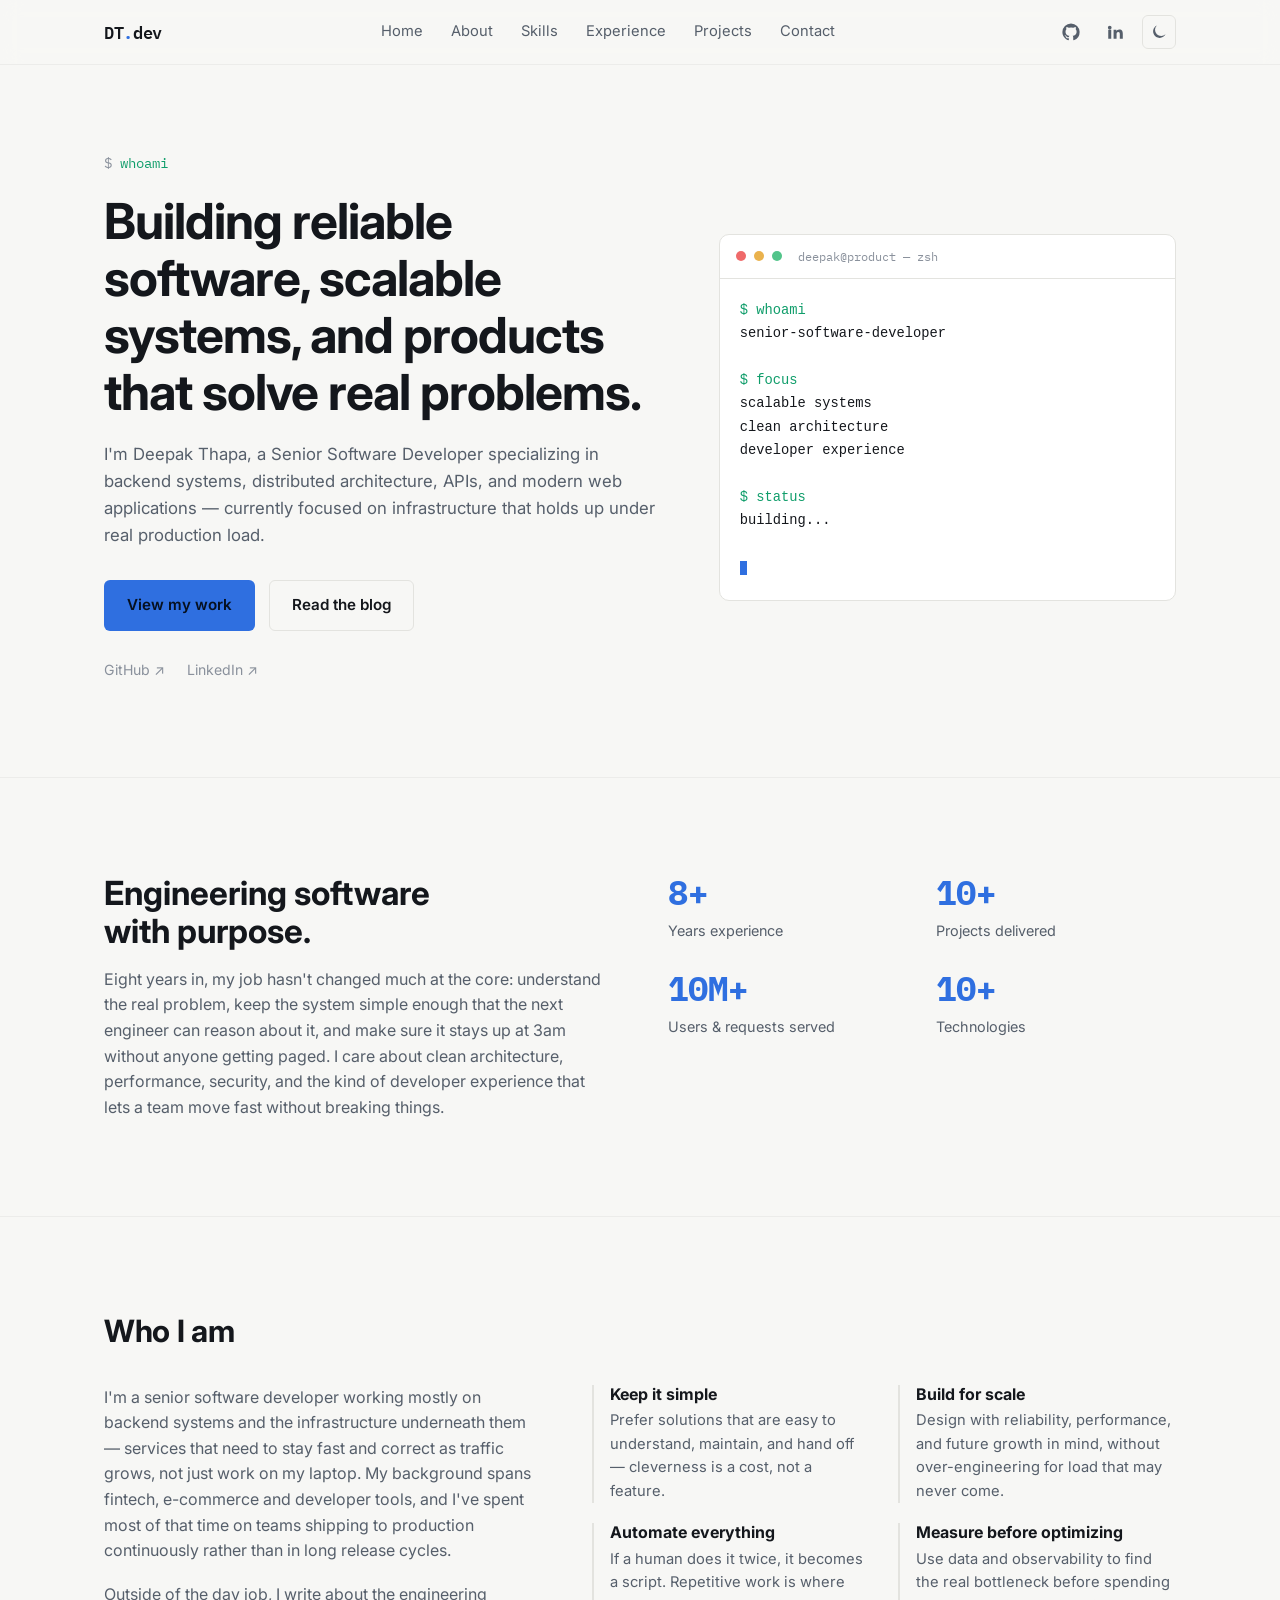
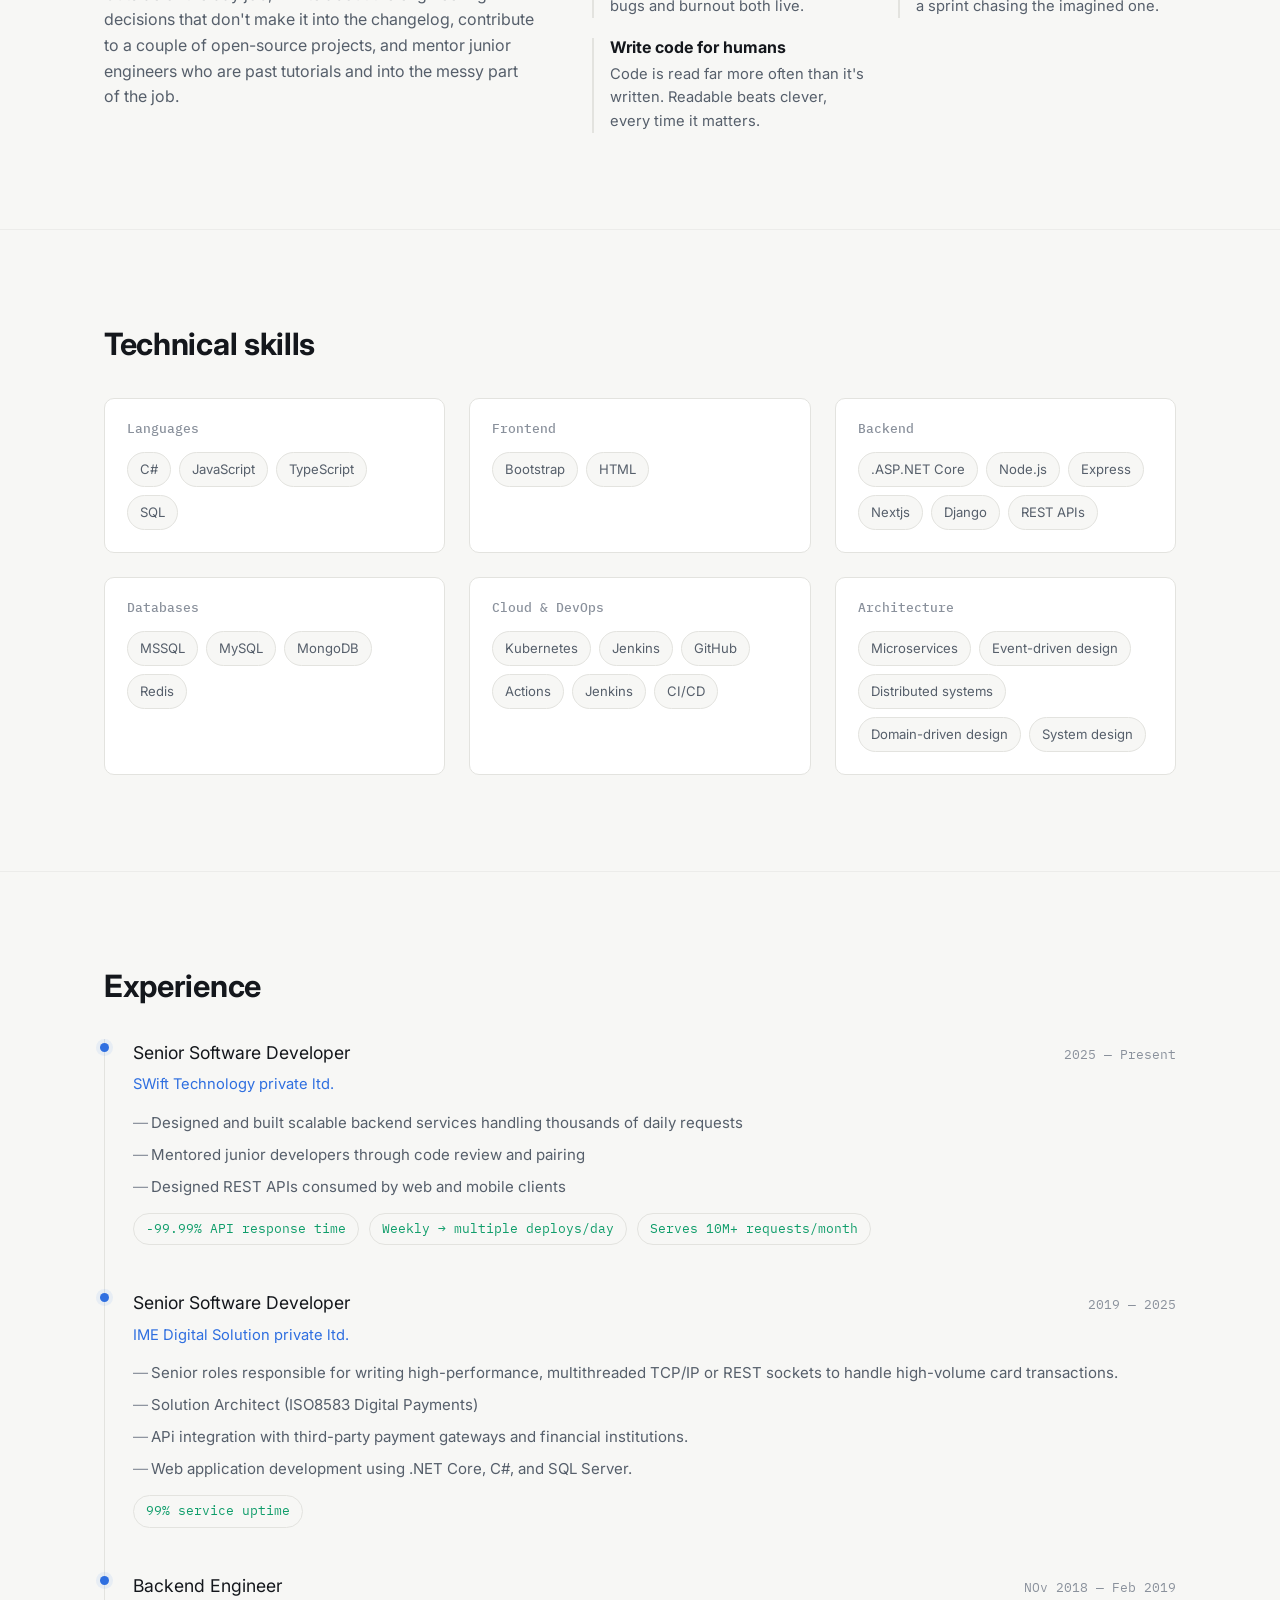
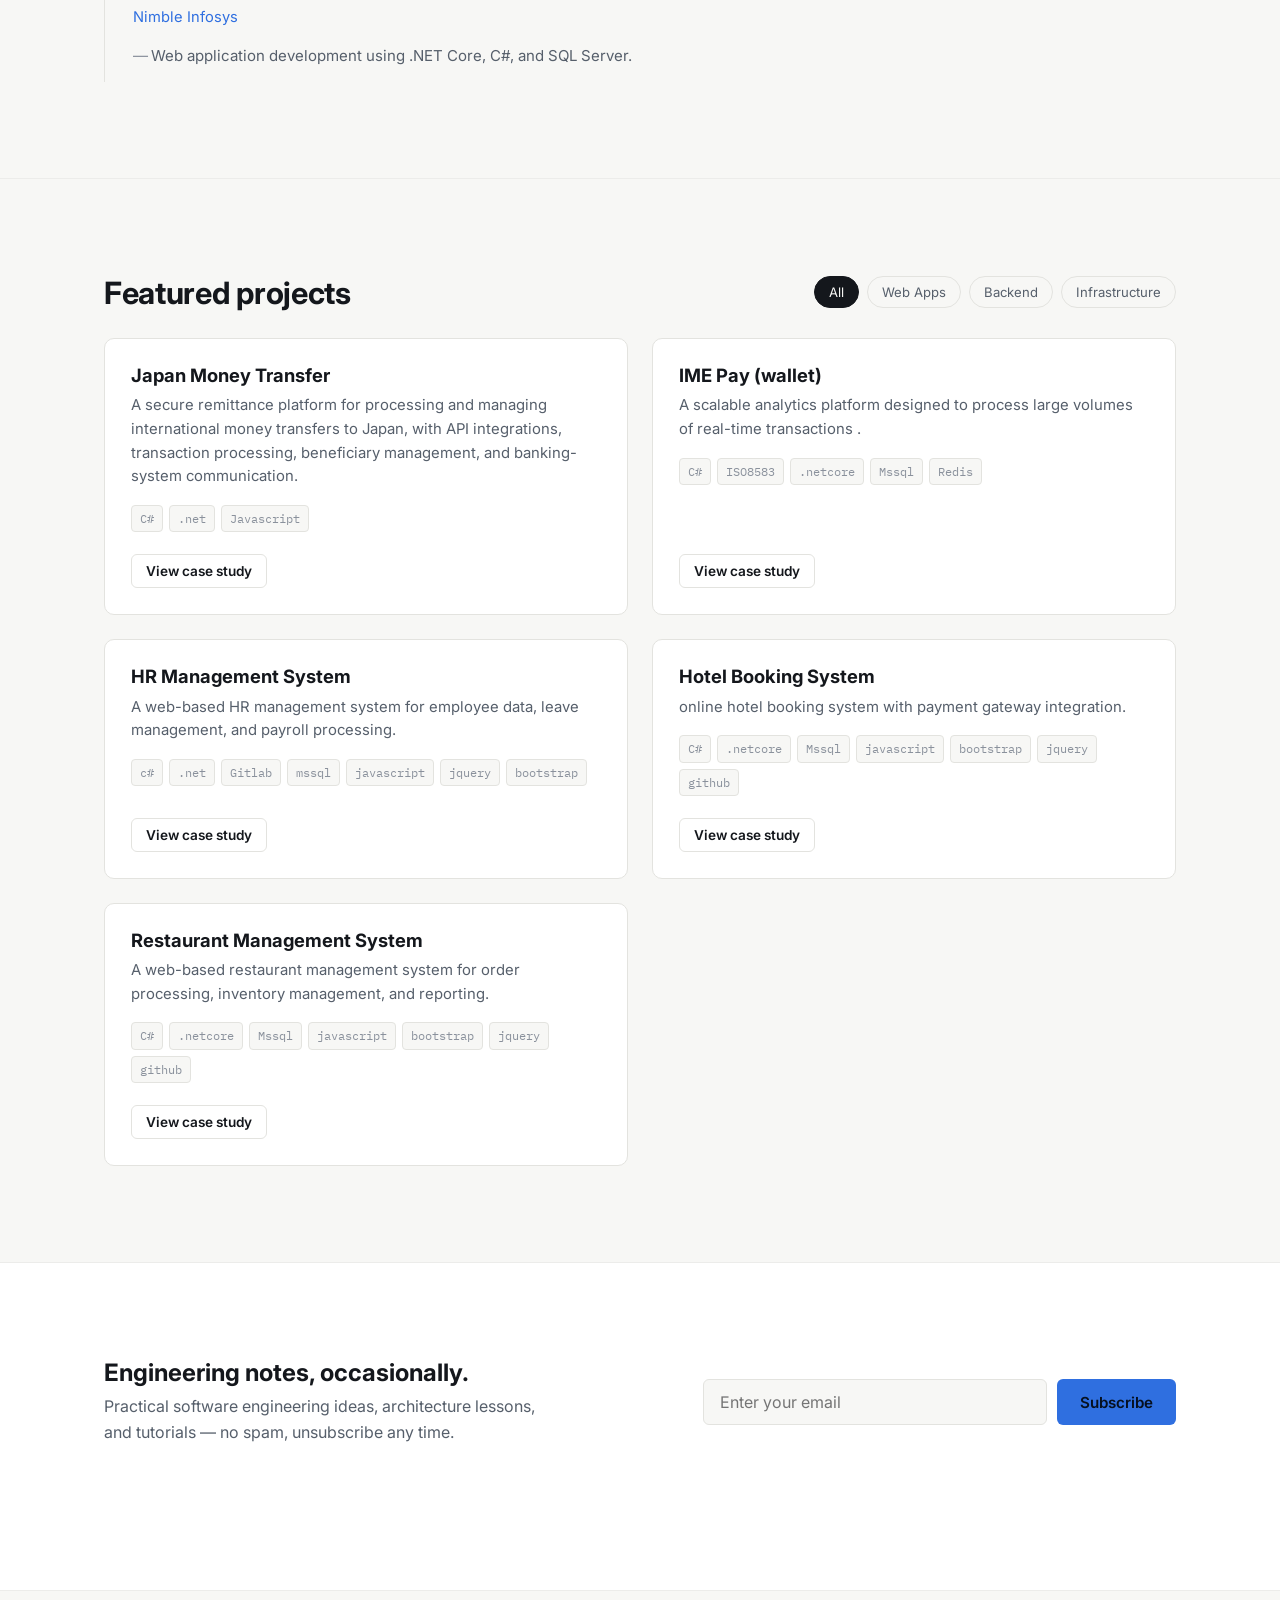
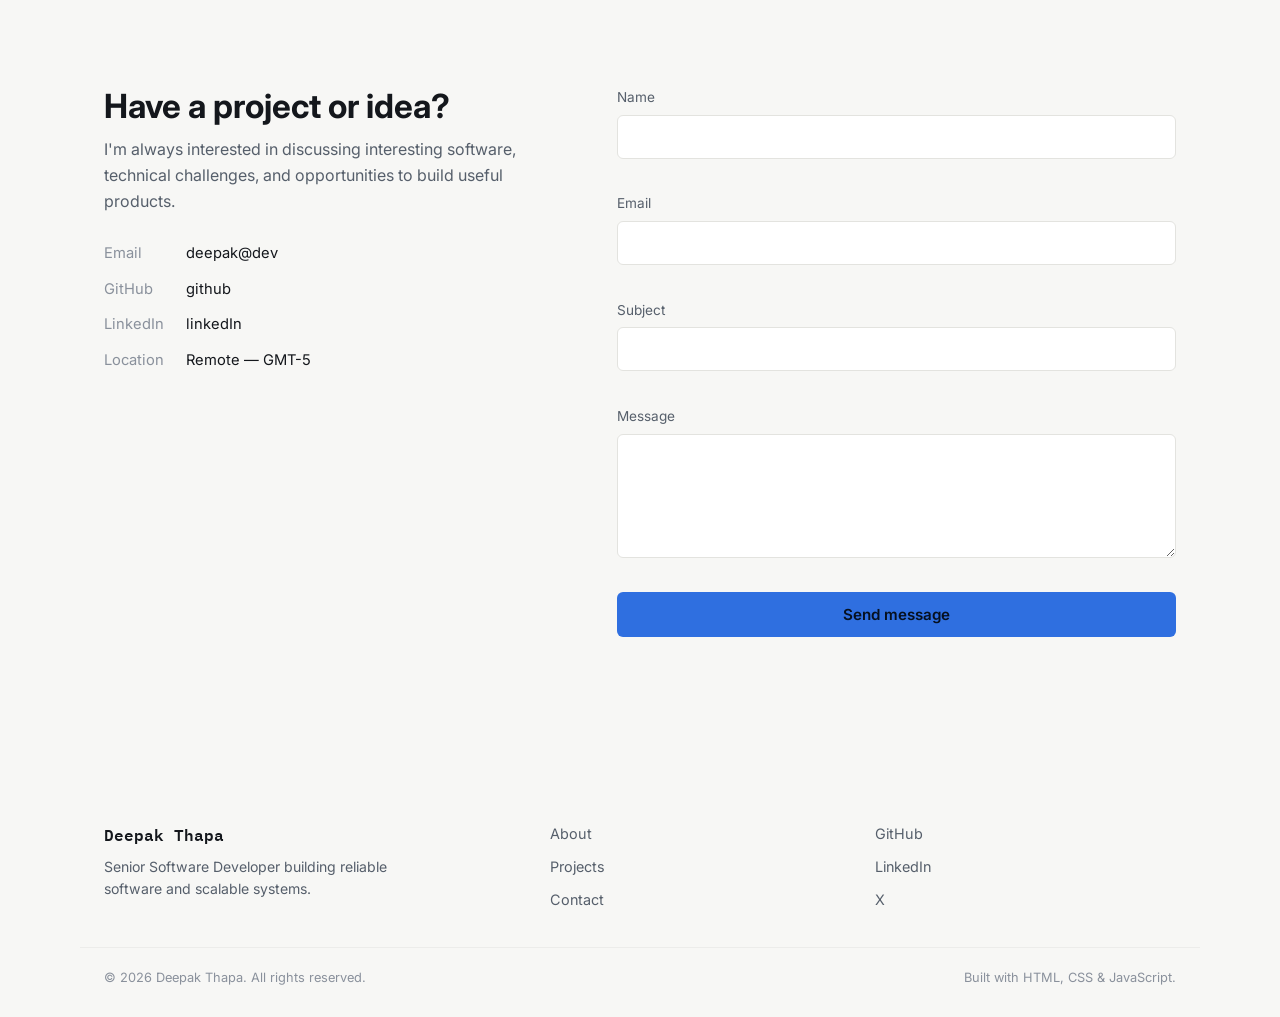
<file: index.html>
<!DOCTYPE html>
<html lang="en" data-theme="dark">
<head>
<meta charset="UTF-8" />
<meta name="viewport" content="width=device-width, initial-scale=1.0" />
<title>Deepak Thapa — Senior Software Developer</title>
<meta name="description" content="Deepak Thapa is a Senior Software Developer building scalable backend systems, APIs and modern web applications. Portfolio, project case studies and engineering writing." />

<!-- Open Graph -->
<meta property="og:type" content="website" />
<meta property="og:title" content="Deepak Thapa — Senior Software Developer" />
<meta property="og:description" content="Building reliable software, scalable systems, and products that solve real problems." />
<meta property="og:url" content="https://alexrivera.dev" />
<meta name="twitter:card" content="summary_large_image" />

<link rel="canonical" href="https://alexrivera.dev" />
<link rel="icon" href="data:image/svg+xml,<svg xmlns=%22http://www.w3.org/2000/svg%22 viewBox=%220 0 100 100%22><text y=%22.9em%22 font-size=%2290%22>⌗</text></svg>" />

<link rel="preconnect" href="https://fonts.googleapis.com" />
<link rel="preconnect" href="https://fonts.gstatic.com" crossorigin />
<link href="https://fonts.googleapis.com/css2?family=IBM+Plex+Mono:wght@400;500;600&family=Inter:wght@400;500;600;700;800&display=swap" rel="stylesheet" />

<link rel="stylesheet" href="styles.css" />

<script type="application/ld+json">
{
  "@context": "https://schema.org",
  "@type": "Person",
  "name": "Deepak Thapa",
  "jobTitle": "Senior Software Developer",
  "url": "",  <!--"https://alexrivera.dev",-->
  <!-- "sameAs": ["https://github.com/alexrivera", "https://linkedin.com/in/alexrivera"] -->
}
</script>
</head>
<body>

<a class="skip-link" href="#main">Skip to content</a>

<!-- ============ NAV ============ -->
<header class="site-nav" id="site-nav">
  <div class="nav-inner">
    <a href="#home" class="nav-logo">DT<span class="nav-logo-dot">.</span>dev</a>

    <nav class="nav-links" id="nav-links" aria-label="Primary">
      <a href="#home">Home</a>
      <a href="#about">About</a>
      <a href="#skills">Skills</a>
      <a href="#experience">Experience</a>
      <a href="#projects">Projects</a>
      <!-- <a href="#blog">Blog</a> -->
      <a href="#contact">Contact</a>
    </nav>

    <div class="nav-actions">
      <a href="#" class="icon-btn" target="_blank" rel="noopener" aria-label="GitHub profile">
        <svg viewBox="0 0 24 24" width="18" height="18"><path fill="currentColor" d="M12 .5A11.5 11.5 0 0 0 .5 12c0 5.09 3.29 9.4 7.86 10.93.58.1.79-.25.79-.56v-2.17c-3.2.7-3.88-1.36-3.88-1.36-.52-1.33-1.28-1.68-1.28-1.68-1.05-.72.08-.7.08-.7 1.16.08 1.77 1.19 1.77 1.19 1.03 1.78 2.71 1.26 3.37.96.1-.75.4-1.26.73-1.55-2.55-.29-5.24-1.28-5.24-5.7 0-1.26.45-2.29 1.19-3.1-.12-.29-.51-1.46.11-3.05 0 0 .97-.31 3.18 1.18a11 11 0 0 1 5.8 0c2.2-1.49 3.17-1.18 3.17-1.18.63 1.59.24 2.76.12 3.05.74.81 1.18 1.84 1.18 3.1 0 4.43-2.69 5.4-5.25 5.69.41.36.78 1.06.78 2.15v3.19c0 .31.21.67.8.56A11.5 11.5 0 0 0 23.5 12 11.5 11.5 0 0 0 12 .5Z"/></svg>
      </a>
      <a href="#" class="icon-btn" target="_blank" rel="noopener" aria-label="LinkedIn profile">
        <svg viewBox="0 0 24 24" width="18" height="18"><path fill="currentColor" d="M4.98 3.5a2.5 2.5 0 1 1 0 5 2.5 2.5 0 0 1 0-5ZM3 9h4v12H3V9Zm7 0h3.8v1.64h.05c.53-.98 1.83-2.02 3.77-2.02 4.03 0 4.78 2.53 4.78 5.83V21h-4v-5.9c0-1.4-.03-3.21-2-3.21-2 0-2.3 1.5-2.3 3.1V21h-4V9Z"/></svg>
      </a>
     <!-- <a href="resume.html" class="btn btn-ghost btn-sm">Resume</a>-->
      <button class="theme-toggle" id="theme-toggle" type="button" aria-label="Toggle color theme">
        <svg class="icon-sun" viewBox="0 0 24 24" width="18" height="18"><path fill="currentColor" d="M12 4V2m0 20v-2M4.93 4.93 3.51 3.51m16.98 16.98-1.42-1.42M4 12H2m20 0h-2M4.93 19.07l-1.42 1.42M20.49 3.51l-1.42 1.42M12 7a5 5 0 1 0 0 10 5 5 0 0 0 0-10Z" stroke="currentColor" stroke-width="1.6" fill="none" stroke-linecap="round"/></svg>
        <svg class="icon-moon" viewBox="0 0 24 24" width="18" height="18"><path fill="currentColor" d="M20.7 14.9A8.7 8.7 0 1 1 9.1 3.3a7 7 0 0 0 11.6 11.6Z"/></svg>
      </button>
      <button class="hamburger" id="hamburger" aria-label="Open menu" aria-expanded="false" aria-controls="nav-links">
        <span></span><span></span><span></span>
      </button>
    </div>
  </div>
</header>

<main id="main">

<!-- ============ HERO ============ -->
<section class="hero" id="home">
  <div class="hero-inner">
    <div class="hero-copy">
      <p class="prompt-label"><span class="prompt-sigil">$</span> whoami</p>
      <h1 class="hero-title">Building reliable software, scalable systems, and products that solve real problems.</h1>
      <p class="hero-sub">I'm Deepak Thapa, a Senior Software Developer specializing in backend systems, distributed architecture, APIs, and modern web applications — currently focused on infrastructure that holds up under real production load.</p>
      <div class="hero-ctas">
        <a href="#projects" class="btn btn-primary">View my work</a>
        <a href="#blog" class="btn btn-outline">Read the blog</a>
      </div>
      <div class="hero-links">
        <a href="#" target="_blank" rel="noopener">GitHub ↗</a>
        <a href="" target="_blank" rel="noopener">LinkedIn ↗</a>
       <!-- <a href="resume.html">Download résumé ↗</a>-->
      </div>
    </div>

    <div class="hero-visual" aria-hidden="true">
      <div class="terminal">
        <div class="terminal-bar">
          <span class="dot dot-r"></span><span class="dot dot-y"></span><span class="dot dot-g"></span>
          <span class="terminal-title">deepak@product — zsh</span>
        </div>
        <pre class="terminal-body" id="terminal-body"></pre>
      </div>
    </div>
  </div>
</section>

<!-- ============ INTRO / STATS ============ -->
<section class="intro" id="philosophy-intro">
  <div class="section-inner intro-grid">
    <div class="intro-copy">
      <h2>Engineering software with purpose.</h2>
      <p>Eight years in, my job hasn't changed much at the core: understand the real problem, keep the system simple enough that the next engineer can reason about it, and make sure it stays up at 3am without anyone getting paged. I care about clean architecture, performance, security, and the kind of developer experience that lets a team move fast without breaking things.</p>
    </div>
    <dl class="stats" id="stats">
      <div class="stat"><dt>8+</dt><dd>Years experience</dd></div>
      <div class="stat"><dt>10+</dt><dd>Projects delivered</dd></div>
      <div class="stat"><dt>10M+</dt><dd>Users &amp; requests served</dd></div>
      <div class="stat"><dt>10+</dt><dd>Technologies</dd></div>
    </dl>
  </div>
</section>

<!-- ============ ABOUT ============ -->
<section class="about" id="about">
  <div class="section-inner">
    <h2 class="section-heading">Who I am</h2>
    <div class="about-grid">
      <div class="about-bio">
        <p>I'm a senior software developer working mostly on backend systems and the infrastructure underneath them — services that need to stay fast and correct as traffic grows, not just work on my laptop. My background spans fintech, e-commerce and developer tools, and I've spent most of that time on teams shipping to production continuously rather than in long release cycles.</p>
        <p>Outside of the day job, I write about the engineering decisions that don't make it into the changelog, contribute to a couple of open-source projects, and mentor junior engineers who are past tutorials and into the messy part of the job.</p>
      </div>
      <div class="principles">
        <div class="principle">
          <h3>Keep it simple</h3>
          <p>Prefer solutions that are easy to understand, maintain, and hand off — cleverness is a cost, not a feature.</p>
        </div>
        <div class="principle">
          <h3>Build for scale</h3>
          <p>Design with reliability, performance, and future growth in mind, without over-engineering for load that may never come.</p>
        </div>
        <div class="principle">
          <h3>Automate everything</h3>
          <p>If a human does it twice, it becomes a script. Repetitive work is where bugs and burnout both live.</p>
        </div>
        <div class="principle">
          <h3>Measure before optimizing</h3>
          <p>Use data and observability to find the real bottleneck before spending a sprint chasing the imagined one.</p>
        </div>
        <div class="principle">
          <h3>Write code for humans</h3>
          <p>Code is read far more often than it's written. Readable beats clever, every time it matters.</p>
        </div>
      </div>
    </div>
  </div>
</section>

<!-- ============ SKILLS ============ -->
<section class="skills" id="skills">
  <div class="section-inner">
    <h2 class="section-heading">Technical skills</h2>
    <div class="skills-grid" id="skills-grid"></div>
  </div>
</section>

<!-- ============ EXPERIENCE ============ -->
<section class="experience" id="experience">
  <div class="section-inner">
    <h2 class="section-heading">Experience</h2>
    <ol class="timeline" id="timeline"></ol>
  </div>
</section>

<!-- ============ PROJECTS ============ -->
<section class="projects" id="projects">
  <div class="section-inner">
    <div class="section-header-row">
      <h2 class="section-heading">Featured projects</h2>
      <div class="filter-group" id="project-filters">
        <button class="filter-btn is-active" data-filter="all">All</button>
        <button class="filter-btn" data-filter="web">Web Apps</button>
        <button class="filter-btn" data-filter="backend">Backend</button>
      <!--  <button class="filter-btn" data-filter="opensource">Open Source</button>-->
         <!-- <button class="filter-btn" data-filter="ai">AI</button>-->
        <button class="filter-btn" data-filter="infra">Infrastructure</button>
      </div>
    </div>
    <div class="project-grid" id="project-grid"></div>
  </div>
</section>

<!-- ============ OPEN SOURCE ============ -->
<!--<section class="opensource" id="opensource">
  <div class="section-inner">
    <div class="section-header-row">
      <h2 class="section-heading">Open source</h2>
      <a href="https://github.com/alexrivera" target="_blank" rel="noopener" class="btn btn-outline btn-sm">View GitHub profile</a>
    </div>
    <p class="section-note">Live stars, forks and contribution activity require the GitHub API — the cards below are wired to render real data once a token is supplied in <code>script.js</code>; static figures are shown as a fallback.</p>
    <div class="repo-grid" id="repo-grid"></div>
  </div>
</section>-->
<!-- ============ BLOG ============ -->
<!-- <section class="blog" id="blog">
  <div class="section-inner">
    <h2 class="section-heading">Writing</h2>

    <div class="blog-controls">
      <div class="search-field">
        <svg viewBox="0 0 24 24" width="16" height="16" aria-hidden="true"><path fill="none" stroke="currentColor" stroke-width="1.8" d="M11 19a8 8 0 1 1 0-16 8 8 0 0 1 0 16Zm9 2-4.35-4.35"/></svg>
        <input type="search" id="blog-search" placeholder="Search articles, tutorials, and engineering ideas…" aria-label="Search articles" />
      </div>
      <div class="filter-group" id="blog-categories">
        <button class="filter-btn is-active" data-cat="all">All</button>
      </div>
    </div>

    <article class="featured-post" id="featured-post"></article>

    <div class="post-grid" id="post-grid"></div>
    <p class="empty-state" id="blog-empty" hidden>No articles match that search — try a different term or category.</p>
  </div>
</section> -->

<!-- Article reading overlay
<div class="article-overlay" id="article-overlay" hidden>
  <div class="article-panel" role="dialog" aria-modal="true" aria-labelledby="article-title">
    <button class="article-close" id="article-close" aria-label="Close article">✕</button>
    <div class="article-content" id="article-content"></div>
  </div>
</div> -->

<!-- ============ NEWSLETTER ============ -->
<section class="newsletter" id="newsletter">
  <div class="section-inner newsletter-inner">
    <div>
      <h2>Engineering notes, occasionally.</h2>
      <p>Practical software engineering ideas, architecture lessons, and tutorials — no spam, unsubscribe any time.</p>
    </div>
    <form class="newsletter-form" id="newsletter-form">
      <label class="sr-only" for="newsletter-email">Email address</label>
      <input type="email" id="newsletter-email" placeholder="Enter your email" required />
      <button type="submit" class="btn btn-primary">Subscribe</button>
    </form>
    <p class="form-note" id="newsletter-note" role="status"></p>
  </div>
</section>

<!-- ============ CONTACT ============ -->
<section class="contact" id="contact">
  <div class="section-inner contact-grid">
    <div class="contact-copy">
      <h2>Have a project or idea?</h2>
      <p>I'm always interested in discussing interesting software, technical challenges, and opportunities to build useful products.</p>
      <ul class="contact-meta">
        <li><span>Email</span><a href="mailto:hello@deepak">deepak@dev</a></li>
        <li><span>GitHub</span><a href="#" target="_blank" rel="noopener">github</a></li>
        <li><span>LinkedIn</span><a href="#" target="_blank" rel="noopener">linkedIn</a></li>
        <li><span>Location</span><span>Remote — GMT-5</span></li>
      </ul>
    </div>
    <form class="contact-form" id="contact-form" novalidate>
      <div class="form-row">
        <label for="cf-name">Name</label>
        <input type="text" id="cf-name" name="name" required />
        <span class="field-error" data-for="cf-name"></span>
      </div>
      <div class="form-row">
        <label for="cf-email">Email</label>
        <input type="email" id="cf-email" name="email" required />
        <span class="field-error" data-for="cf-email"></span>
      </div>
      <div class="form-row">
        <label for="cf-subject">Subject</label>
        <input type="text" id="cf-subject" name="subject" required />
        <span class="field-error" data-for="cf-subject"></span>
      </div>
      <div class="form-row">
        <label for="cf-message">Message</label>
        <textarea id="cf-message" name="message" rows="5" required></textarea>
        <span class="field-error" data-for="cf-message"></span>
      </div>
      <input type="text" name="company" class="hp-field" tabindex="-1" autocomplete="off" aria-hidden="true" />
      <button type="submit" class="btn btn-primary">Send message</button>
      <p class="form-note" id="contact-note" role="status"></p>
    </form>
  </div>
</section>

</main>

<!-- ============ FOOTER ============ -->
<footer class="site-footer">
  <div class="section-inner footer-grid">
    <div>
      <p class="footer-name">Deepak Thapa</p>
      <p class="footer-tag">Senior Software Developer building reliable software and scalable systems.</p>
    </div>
    <nav class="footer-links" aria-label="Footer">
      <a href="#about">About</a>
      <a href="#projects">Projects</a>
     <!-- <a href="#blog">Blog</a>-->
    <!--  <a href="resume.html">Resume</a>-->
      <a href="#contact">Contact</a>
    </nav>
    <div class="footer-social">
      <a href="#" target="_blank" rel="noopener">GitHub</a>
      <a href="#" target="_blank" rel="noopener">LinkedIn</a>
      <a href="#" target="_blank" rel="noopener">X</a>
    </div>
  </div>
  <div class="section-inner footer-bottom">
    <p>© 2026 Deepak Thapa. All rights reserved.</p>
    <p>Built with HTML, CSS &amp; JavaScript.</p>
  </div>
</footer>

<script src="script.js"></script>
</body>
</html>
</file>
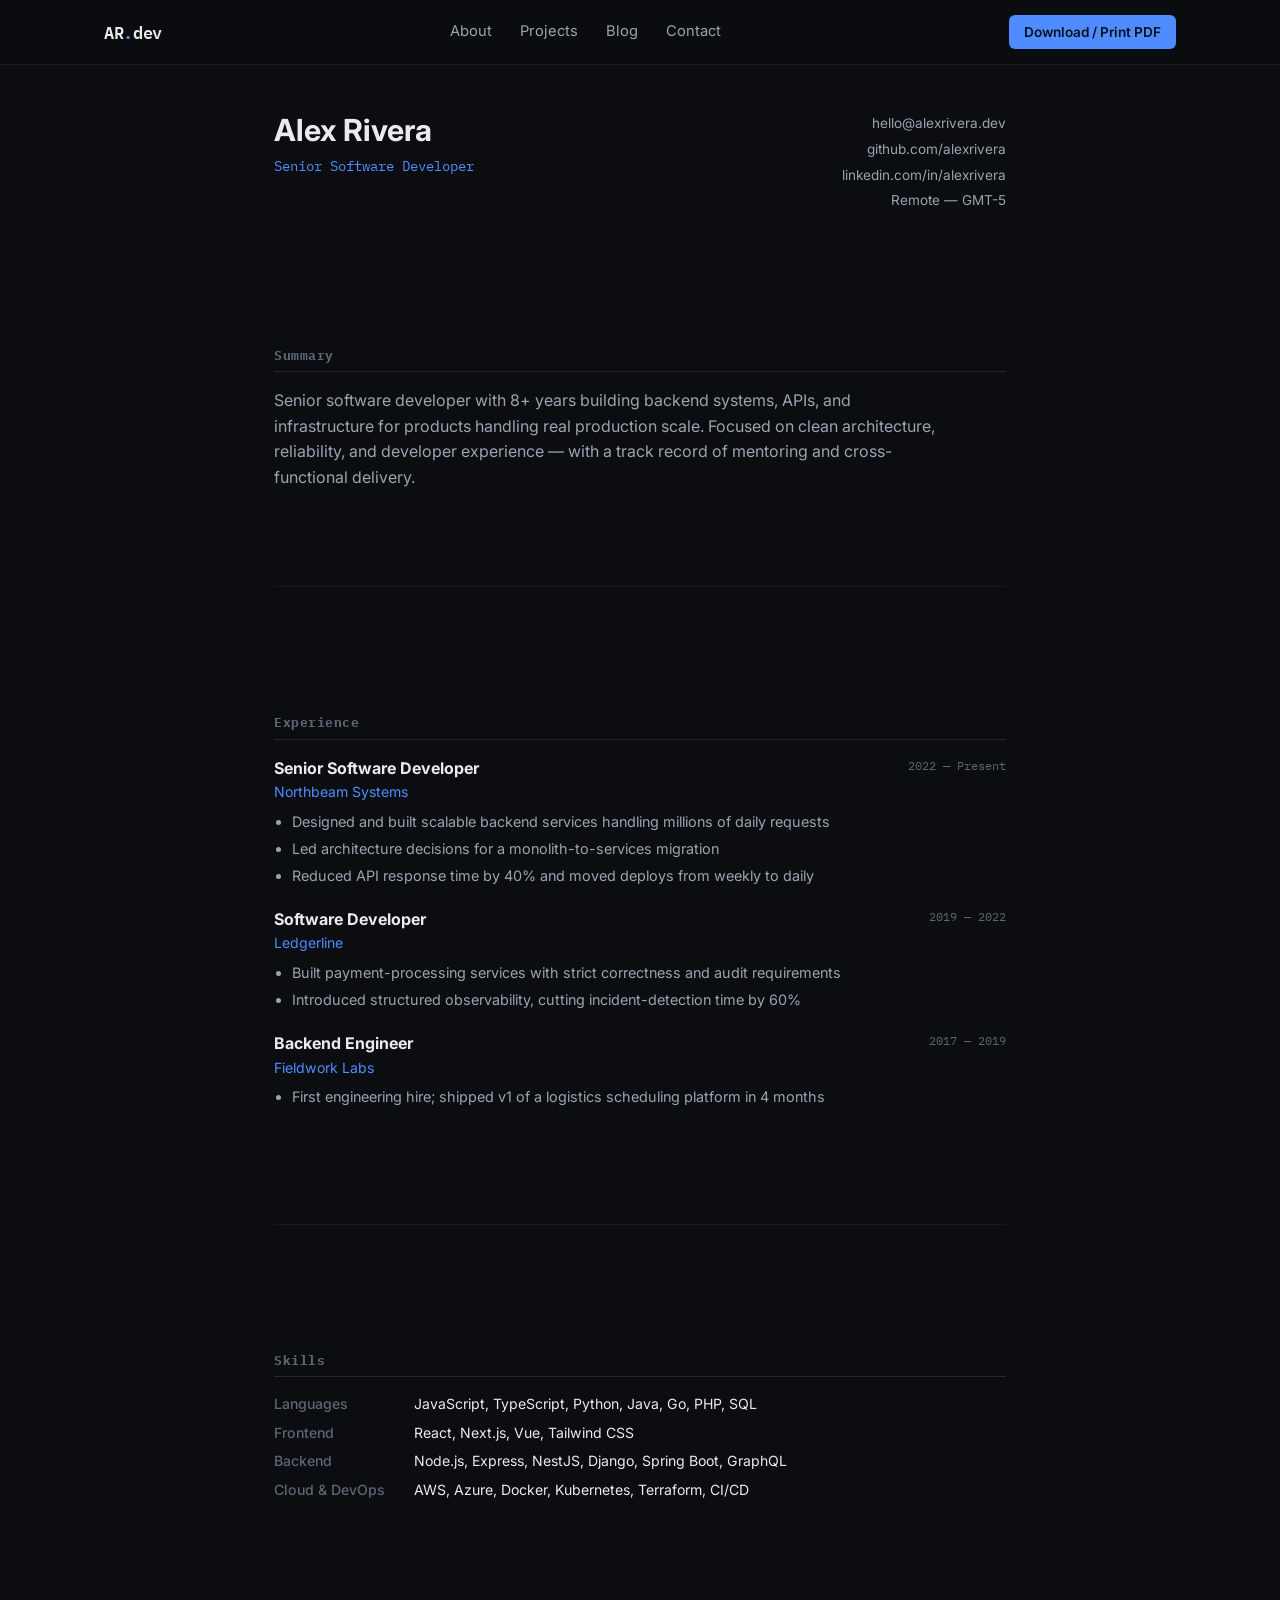
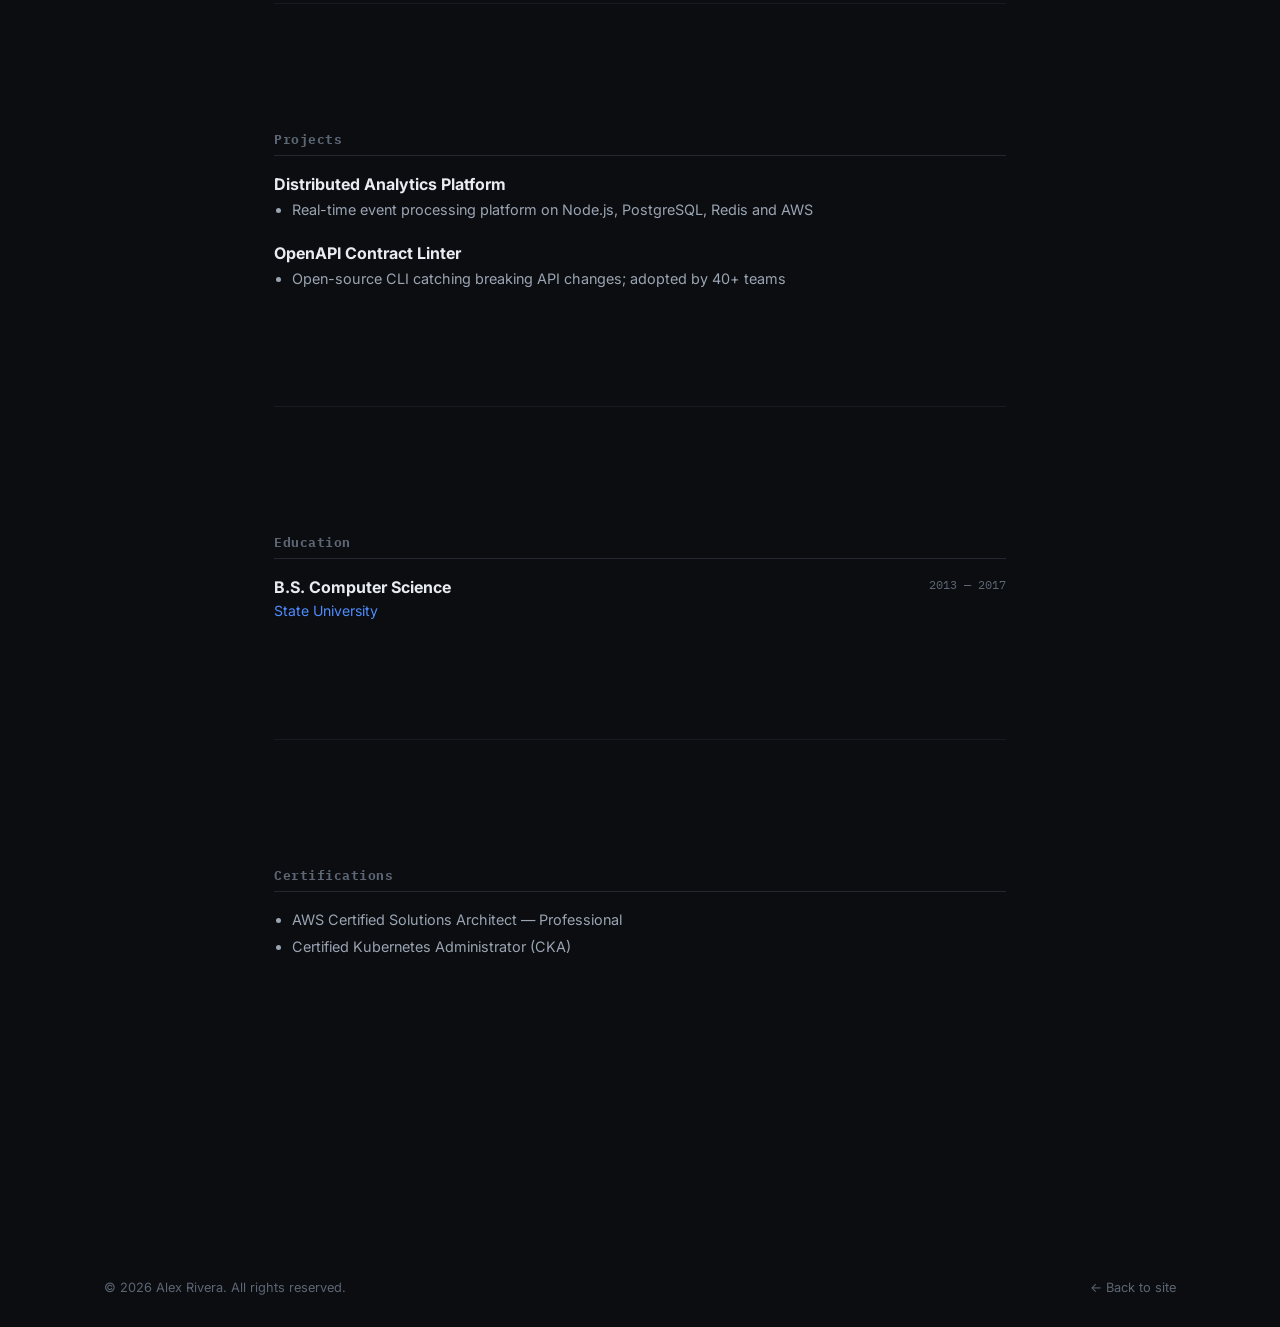
<file: resume.html>
<!DOCTYPE html>
<html lang="en" data-theme="dark">
<head>
<meta charset="UTF-8" />
<meta name="viewport" content="width=device-width, initial-scale=1.0" />
<title>Résumé — Alex Rivera</title>
<meta name="description" content="Résumé of Alex Rivera, Senior Software Developer — experience, skills, projects, and education." />
<link rel="canonical" href="https://alexrivera.dev/resume.html" />
<link rel="preconnect" href="https://fonts.googleapis.com" />
<link rel="preconnect" href="https://fonts.gstatic.com" crossorigin />
<link href="https://fonts.googleapis.com/css2?family=IBM+Plex+Mono:wght@400;500;600&family=Inter:wght@400;500;600;700;800&display=swap" rel="stylesheet" />
<link rel="stylesheet" href="styles.css" />
<style>
  .resume-wrap { max-width: 780px; margin: 0 auto; padding: 48px 24px 96px; }
  .resume-top { display: flex; justify-content: space-between; align-items: flex-start; gap: 20px; margin-bottom: 40px; flex-wrap: wrap; }
  .resume-top h1 { font-size: 1.9rem; margin-bottom: 6px; }
  .resume-top .role { color: var(--accent); font-family: var(--mono); font-size: .9rem; }
  .resume-contact { display: flex; flex-direction: column; gap: 4px; font-size: .85rem; color: var(--text-dim); text-align: right; }
  .resume-section { margin-bottom: 32px; }
  .resume-section h2 { font-family: var(--mono); font-size: .82rem; letter-spacing: .04em; color: var(--text-faint); border-bottom: 1px solid var(--border); padding-bottom: 8px; margin-bottom: 16px; }
  .resume-summary { color: var(--text-dim); max-width: 68ch; }
  .r-item { margin-bottom: 20px; }
  .r-item-head { display: flex; justify-content: space-between; gap: 12px; flex-wrap: wrap; }
  .r-item-head strong { font-size: 1rem; }
  .r-item-head span { font-family: var(--mono); font-size: .78rem; color: var(--text-faint); }
  .r-item .org { color: var(--accent); font-size: .88rem; display: block; margin-bottom: 6px; }
  .r-item ul { padding-left: 18px; color: var(--text-dim); font-size: .9rem; }
  .r-item li { list-style: disc; margin-bottom: 4px; }
  .r-skill-row { display: flex; gap: 10px; font-size: .88rem; margin-bottom: 6px; flex-wrap: wrap; }
  .r-skill-row b { width: 130px; flex-shrink: 0; color: var(--text-faint); font-weight: 500; }
  .print-bar { display: flex; justify-content: space-between; align-items: center; margin-bottom: 8px; }
  @media print {
    .site-nav, .print-bar, .site-footer { display: none !important; }
    body { background: #fff; color: #111; }
    .resume-wrap { padding: 0; }
    a { color: inherit; text-decoration: none; }
  }
</style>
</head>
<body>
<header class="site-nav">
  <div class="nav-inner">
    <a href="index.html" class="nav-logo">AR<span class="nav-logo-dot">.</span>dev</a>
    <nav class="nav-links" style="position:static;transform:none;opacity:1;pointer-events:auto;padding:0;border:none;background:none;flex-direction:row;">
      <a href="index.html#about">About</a>
      <a href="index.html#projects">Projects</a>
      <a href="index.html#blog">Blog</a>
      <a href="index.html#contact">Contact</a>
    </nav>
    <div class="nav-actions">
      <button class="btn btn-primary btn-sm" onclick="window.print()">Download / Print PDF</button>
    </div>
  </div>
</header>

<main class="resume-wrap">
  <div class="resume-top">
    <div>
      <h1>Alex Rivera</h1>
      <p class="role">Senior Software Developer</p>
    </div>
    <div class="resume-contact">
      <span>hello@alexrivera.dev</span>
      <span>github.com/alexrivera</span>
      <span>linkedin.com/in/alexrivera</span>
      <span>Remote — GMT-5</span>
    </div>
  </div>

  <section class="resume-section">
    <h2>Summary</h2>
    <p class="resume-summary">Senior software developer with 8+ years building backend systems, APIs, and infrastructure for products handling real production scale. Focused on clean architecture, reliability, and developer experience — with a track record of mentoring and cross-functional delivery.</p>
  </section>

  <section class="resume-section">
    <h2>Experience</h2>
    <div class="r-item">
      <div class="r-item-head"><strong>Senior Software Developer</strong><span>2022 — Present</span></div>
      <span class="org">Northbeam Systems</span>
      <ul>
        <li>Designed and built scalable backend services handling millions of daily requests</li>
        <li>Led architecture decisions for a monolith-to-services migration</li>
        <li>Reduced API response time by 40% and moved deploys from weekly to daily</li>
      </ul>
    </div>
    <div class="r-item">
      <div class="r-item-head"><strong>Software Developer</strong><span>2019 — 2022</span></div>
      <span class="org">Ledgerline</span>
      <ul>
        <li>Built payment-processing services with strict correctness and audit requirements</li>
        <li>Introduced structured observability, cutting incident-detection time by 60%</li>
      </ul>
    </div>
    <div class="r-item">
      <div class="r-item-head"><strong>Backend Engineer</strong><span>2017 — 2019</span></div>
      <span class="org">Fieldwork Labs</span>
      <ul>
        <li>First engineering hire; shipped v1 of a logistics scheduling platform in 4 months</li>
      </ul>
    </div>
  </section>

  <section class="resume-section">
    <h2>Skills</h2>
    <div class="r-skill-row"><b>Languages</b><span>JavaScript, TypeScript, Python, Java, Go, PHP, SQL</span></div>
    <div class="r-skill-row"><b>Frontend</b><span>React, Next.js, Vue, Tailwind CSS</span></div>
    <div class="r-skill-row"><b>Backend</b><span>Node.js, Express, NestJS, Django, Spring Boot, GraphQL</span></div>
    <div class="r-skill-row"><b>Cloud &amp; DevOps</b><span>AWS, Azure, Docker, Kubernetes, Terraform, CI/CD</span></div>
  </section>

  <section class="resume-section">
    <h2>Projects</h2>
    <div class="r-item">
      <div class="r-item-head"><strong>Distributed Analytics Platform</strong></div>
      <ul><li>Real-time event processing platform on Node.js, PostgreSQL, Redis and AWS</li></ul>
    </div>
    <div class="r-item">
      <div class="r-item-head"><strong>OpenAPI Contract Linter</strong></div>
      <ul><li>Open-source CLI catching breaking API changes; adopted by 40+ teams</li></ul>
    </div>
  </section>

  <section class="resume-section">
    <h2>Education</h2>
    <div class="r-item">
      <div class="r-item-head"><strong>B.S. Computer Science</strong><span>2013 — 2017</span></div>
      <span class="org">State University</span>
    </div>
  </section>

  <section class="resume-section">
    <h2>Certifications</h2>
    <div class="r-item">
      <ul>
        <li>AWS Certified Solutions Architect — Professional</li>
        <li>Certified Kubernetes Administrator (CKA)</li>
      </ul>
    </div>
  </section>
</main>

<footer class="site-footer">
  <div class="section-inner footer-bottom">
    <p>© 2026 Alex Rivera. All rights reserved.</p>
    <p><a href="index.html">← Back to site</a></p>
  </div>
</footer>

<script>
  (function () {
    const saved = localStorage.getItem("theme");
    if (saved) document.documentElement.setAttribute("data-theme", saved);
  })();
</script>
</body>
</html>
</file>
<file: styles.css>
/* =========================================================
   TOKENS
========================================================= */
:root {
  --bg: #0b0d10;
  --bg-raised: #12151a;
  --bg-panel: #161a20;
  --border: #232830;
  --border-soft: #171b21;
  --text: #e8ebef;
  --text-dim: #9aa4b2;
  --text-faint: #5c6674;
  --accent: #4f8cff;
  --accent-soft: rgba(79, 140, 255, 0.12);
  --accent-2: #34d399;
  --danger: #ef6a6a;
  --mono: 'IBM Plex Mono', ui-monospace, SFMono-Regular, Menlo, monospace;
  --sans: 'Inter', -apple-system, BlinkMacSystemFont, 'Segoe UI', sans-serif;
  --radius: 6px;
  --radius-lg: 10px;
  --shadow-none: none;
  --maxw: 1120px;
  color-scheme: dark;
}

[data-theme="light"] {
  --bg: #f7f7f5;
  --bg-raised: #ffffff;
  --bg-panel: #ffffff;
  --border: #e3e3df;
  --border-soft: #ececea;
  --text: #14171c;
  --text-dim: #565f6b;
  --text-faint: #8a919c;
  --accent: #2f6fe0;
  --accent-soft: rgba(47, 111, 224, 0.08);
  --accent-2: #0f9d6a;
  color-scheme: light;
}

@media (prefers-color-scheme: light) {
  :root:not([data-theme="dark"]) {
    --bg: #f7f7f5;
    --bg-raised: #ffffff;
    --bg-panel: #ffffff;
    --border: #e3e3df;
    --border-soft: #ececea;
    --text: #14171c;
    --text-dim: #565f6b;
    --text-faint: #8a919c;
    --accent: #2f6fe0;
    --accent-soft: rgba(47, 111, 224, 0.08);
    --accent-2: #0f9d6a;
    color-scheme: light;
  }
}

/* =========================================================
   RESET / BASE
========================================================= */
*, *::before, *::after { box-sizing: border-box; }
html { scroll-behavior: smooth; scroll-padding-top: 84px; }
body {
  margin: 0;
  background: var(--bg);
  color: var(--text);
  font-family: var(--sans);
  font-size: 16px;
  line-height: 1.6;
  -webkit-font-smoothing: antialiased;
  transition: background-color .25s ease, color .25s ease;
}
img { max-width: 100%; display: block; }
a { color: inherit; text-decoration: none; }
ul, ol { list-style: none; margin: 0; padding: 0; }
h1, h2, h3, h4, dt { font-family: var(--sans); font-weight: 700; line-height: 1.15; margin: 0; }
p { margin: 0; }
button { font-family: inherit; cursor: pointer; }
input, textarea { font-family: inherit; font-size: 1rem; }

.sr-only {
  position: absolute; width: 1px; height: 1px; padding: 0; margin: -1px;
  overflow: hidden; clip: rect(0,0,0,0); white-space: nowrap; border: 0;
}
.skip-link {
  position: absolute; left: -999px; top: 0; background: var(--accent); color: #fff;
  padding: 10px 16px; z-index: 200; border-radius: 0 0 6px 0;
}
.skip-link:focus { left: 0; }

:focus-visible {
  outline: 2px solid var(--accent);
  outline-offset: 2px;
}

@media (prefers-reduced-motion: reduce) {
  *, *::before, *::after { animation-duration: 0.001ms !important; animation-iteration-count: 1 !important; transition-duration: 0.001ms !important; scroll-behavior: auto !important; }
}

.section-inner { max-width: var(--maxw); margin: 0 auto; padding: 0 24px; }
.section-heading { font-size: clamp(1.5rem, 2.4vw, 2rem); margin-bottom: 36px; letter-spacing: -0.01em; }
.section-header-row { display: flex; align-items: center; justify-content: space-between; gap: 24px; flex-wrap: wrap; margin-bottom: 28px; }
.section-header-row .section-heading { margin-bottom: 0; }
.section-note { color: var(--text-dim); font-size: .9rem; margin: -8px 0 24px; max-width: 60ch; }

section { padding: 96px 0; border-bottom: 1px solid var(--border-soft); }
section:last-of-type { border-bottom: none; }

/* =========================================================
   BUTTONS
========================================================= */
.btn {
  display: inline-flex; align-items: center; justify-content: center; gap: 8px;
  padding: 12px 22px; border-radius: var(--radius); font-weight: 600; font-size: .95rem;
  border: 1px solid transparent; transition: transform .15s ease, background-color .15s ease, border-color .15s ease, opacity .15s ease;
  white-space: nowrap;
}
.btn:active { transform: translateY(1px); }
.btn-primary { background: var(--accent); color: #06101f; }
.btn-primary:hover { opacity: .9; }
.btn-outline { border-color: var(--border); color: var(--text); background: transparent; }
.btn-outline:hover { border-color: var(--accent); color: var(--accent); }
.btn-ghost { color: var(--text-dim); border: 1px solid transparent; }
.btn-ghost:hover { color: var(--text); }
.btn-sm { padding: 8px 14px; font-size: .85rem; }

/* =========================================================
   NAV
========================================================= */
.site-nav {
  position: sticky; top: 0; z-index: 100;
  background: color-mix(in srgb, var(--bg) 88%, transparent);
  backdrop-filter: blur(10px);
  border-bottom: 1px solid var(--border-soft);
}
.nav-inner {
  max-width: var(--maxw); margin: 0 auto; padding: 0 24px;
  height: 64px; display: flex; align-items: center; justify-content: space-between; gap: 24px;
}
.nav-logo { font-family: var(--mono); font-weight: 600; font-size: 1.05rem; letter-spacing: -0.02em; }
.nav-logo-dot { color: var(--accent); }
.nav-links { display: flex; gap: 28px; }
.nav-links a { font-size: .92rem; color: var(--text-dim); transition: color .15s ease; }
.nav-links a:hover { color: var(--text); }
.nav-actions { display: flex; align-items: center; gap: 10px; }
.icon-btn {
  display: inline-flex; align-items: center; justify-content: center;
  width: 34px; height: 34px; border-radius: var(--radius); color: var(--text-dim);
  transition: color .15s ease, background-color .15s ease;
}
.icon-btn:hover { color: var(--text); background: var(--bg-raised); }
.theme-toggle {
  width: 34px; height: 34px; border-radius: var(--radius); border: 1px solid var(--border);
  background: transparent; color: var(--text-dim); display: inline-flex; align-items: center; justify-content: center;
}
.theme-toggle:hover { color: var(--text); border-color: var(--accent); }
.icon-moon { display: none; }
[data-theme="light"] .icon-sun { display: none; }
[data-theme="light"] .icon-moon { display: block; }

.hamburger { display: none; flex-direction: column; gap: 4px; background: none; border: none; padding: 8px; }
.hamburger span { width: 20px; height: 2px; background: var(--text); display: block; transition: transform .2s ease, opacity .2s ease; }

/* =========================================================
   HERO
========================================================= */
.hero { padding-top: 88px; border-bottom: 1px solid var(--border-soft); }
.hero-inner {
  max-width: var(--maxw); margin: 0 auto; padding: 0 24px;
  display: grid; grid-template-columns: 1.1fr 0.9fr; gap: 56px; align-items: center;
}
.prompt-label {
  font-family: var(--mono); font-size: .85rem; color: var(--accent-2);
  margin: 0 0 18px; display: flex; gap: 8px;
}
.prompt-sigil { color: var(--text-faint); }
.hero-title {
  font-size: clamp(2.1rem, 4vw, 3.1rem); letter-spacing: -0.02em; margin-bottom: 20px; max-width: 18ch;
}
.hero-sub { color: var(--text-dim); font-size: 1.05rem; max-width: 56ch; margin-bottom: 32px; }
.hero-ctas { display: flex; gap: 14px; margin-bottom: 28px; flex-wrap: wrap; }
.hero-links { display: flex; gap: 22px; flex-wrap: wrap; }
.hero-links a { color: var(--text-faint); font-size: .88rem; transition: color .15s ease; }
.hero-links a:hover { color: var(--accent); }

.terminal {
  background: var(--bg-panel); border: 1px solid var(--border); border-radius: var(--radius-lg);
  overflow: hidden; font-family: var(--mono);
}
.terminal-bar { display: flex; align-items: center; gap: 8px; padding: 12px 16px; border-bottom: 1px solid var(--border); }
.dot { width: 10px; height: 10px; border-radius: 50%; display: inline-block; }
.dot-r { background: #ef6a6a; } .dot-y { background: #eab24d; } .dot-g { background: #52c48a; }
.terminal-title { margin-left: 8px; font-size: .75rem; color: var(--text-faint); }
.terminal-body {
  margin: 0; padding: 20px; font-size: .86rem; line-height: 1.7; color: var(--text-dim);
  min-height: 220px; white-space: pre-wrap;
}
.terminal-body .tk-prompt { color: var(--accent-2); }
.terminal-body .tk-out { color: var(--text); }
.terminal-body .cursor { display: inline-block; width: 7px; height: 1em; background: var(--accent); vertical-align: text-bottom; animation: blink 1s steps(1) infinite; }
@keyframes blink { 50% { opacity: 0; } }

/* =========================================================
   INTRO / STATS
========================================================= */
.intro-grid { display: grid; grid-template-columns: 1fr 1fr; gap: 56px; align-items: start; }
.intro-copy h2 { font-size: clamp(1.6rem, 2.6vw, 2.1rem); margin-bottom: 16px; max-width: 16ch; }
.intro-copy p { color: var(--text-dim); max-width: 56ch; }
.stats { display: grid; grid-template-columns: 1fr 1fr; gap: 28px; margin: 0; }
.stat dt { font-family: var(--mono); font-size: 2.1rem; color: var(--accent); }
.stat dd { margin: 6px 0 0; color: var(--text-dim); font-size: .9rem; }

/* =========================================================
   ABOUT
========================================================= */
.about-grid { display: grid; grid-template-columns: 0.85fr 1.15fr; gap: 56px; }
.about-bio p { color: var(--text-dim); margin-bottom: 18px; max-width: 52ch; }
.principles { display: grid; grid-template-columns: 1fr 1fr; gap: 20px 28px; }
.principle { border-left: 2px solid var(--border); padding-left: 16px; }
.principle h3 { font-size: 1rem; margin-bottom: 6px; }
.principle p { color: var(--text-dim); font-size: .92rem; }

/* =========================================================
   SKILLS
========================================================= */
.skills-grid { display: grid; grid-template-columns: repeat(3, 1fr); gap: 24px; }
.skill-group { border: 1px solid var(--border); border-radius: var(--radius-lg); padding: 22px; background: var(--bg-raised); }
.skill-group h3 { font-family: var(--mono); font-size: .82rem; color: var(--text-faint); margin-bottom: 16px; font-weight: 500; }
.skill-badges { display: flex; flex-wrap: wrap; gap: 8px; }
.skill-badge {
  font-size: .82rem; padding: 6px 12px; border-radius: 999px; border: 1px solid var(--border);
  color: var(--text-dim); background: var(--bg);
}

/* =========================================================
   EXPERIENCE / TIMELINE
========================================================= */
.timeline { position: relative; padding-left: 28px; border-left: 1px solid var(--border); display: flex; flex-direction: column; gap: 44px; }
.timeline-item { position: relative; }
.timeline-item::before {
  content: ""; position: absolute; left: -33px; top: 4px; width: 9px; height: 9px; border-radius: 50%;
  background: var(--accent); box-shadow: 0 0 0 4px var(--accent-soft);
}
.timeline-head { display: flex; align-items: baseline; justify-content: space-between; flex-wrap: wrap; gap: 8px 20px; margin-bottom: 6px; }
.timeline-role { font-size: 1.1rem; }
.timeline-date { font-family: var(--mono); font-size: .8rem; color: var(--text-faint); white-space: nowrap; }
.timeline-org { color: var(--accent); font-size: .92rem; margin-bottom: 14px; display: block; }
.timeline-list { display: flex; flex-direction: column; gap: 8px; margin-bottom: 14px; }
.timeline-list li { color: var(--text-dim); font-size: .94rem; padding-left: 18px; position: relative; }
.timeline-list li::before { content: "—"; position: absolute; left: 0; color: var(--text-faint); }
.timeline-metrics { display: flex; flex-wrap: wrap; gap: 10px; }
.metric-pill { font-size: .8rem; font-family: var(--mono); color: var(--accent-2); border: 1px solid var(--border); border-radius: 999px; padding: 5px 12px; }

/* =========================================================
   PROJECTS
========================================================= */
.filter-group { display: flex; gap: 8px; flex-wrap: wrap; }
.filter-btn {
  border: 1px solid var(--border); background: transparent; color: var(--text-dim);
  border-radius: 999px; padding: 7px 14px; font-size: .82rem; transition: all .15s ease;
}
.filter-btn:hover { color: var(--text); }
.filter-btn.is-active { color: var(--bg); background: var(--text); border-color: var(--text); }

.project-grid { display: grid; grid-template-columns: repeat(2, 1fr); gap: 24px; }
.project-card { border: 1px solid var(--border); border-radius: var(--radius-lg); background: var(--bg-raised); padding: 26px; display: flex; flex-direction: column; transition: border-color .15s ease; }
.project-card:hover { border-color: var(--accent); }
.project-card h3 { font-size: 1.15rem; margin-bottom: 8px; }
.project-desc { color: var(--text-dim); font-size: .93rem; margin-bottom: 16px; }
.project-tags { display: flex; flex-wrap: wrap; gap: 6px; margin-bottom: 16px; }
.tag { font-family: var(--mono); font-size: .75rem; color: var(--text-faint); background: var(--bg); border: 1px solid var(--border); border-radius: 4px; padding: 3px 8px; }
.project-highlights { display: none; color: var(--text-dim); font-size: .88rem; margin-bottom: 16px; padding-left: 18px; }
.project-highlights li { list-style: disc; margin-bottom: 4px; }
.project-card.is-open .project-highlights { display: block; }
.project-actions { margin-top: auto; display: flex; gap: 10px; flex-wrap: wrap; padding-top: 6px; }

/* =========================================================
   OPEN SOURCE
========================================================= */
.repo-grid { display: grid; grid-template-columns: repeat(3, 1fr); gap: 20px; }
.repo-card { border: 1px solid var(--border); border-radius: var(--radius); padding: 18px; background: var(--bg-raised); }
.repo-name { font-family: var(--mono); font-size: .95rem; margin-bottom: 8px; display: block; }
.repo-desc { color: var(--text-dim); font-size: .86rem; margin-bottom: 14px; min-height: 2.6em; }
.repo-meta { display: flex; gap: 14px; font-size: .8rem; color: var(--text-faint); }

/* =========================================================
   BLOG
========================================================= */
.blog-controls { display: flex; justify-content: space-between; gap: 20px; flex-wrap: wrap; margin-bottom: 40px; }
.search-field { display: flex; align-items: center; gap: 10px; border: 1px solid var(--border); border-radius: var(--radius); padding: 10px 14px; flex: 1; min-width: 240px; color: var(--text-faint); background: var(--bg-raised); }
.search-field input { flex: 1; background: none; border: none; color: var(--text); outline: none; }
.search-field input::placeholder { color: var(--text-faint); }

.featured-post {
  display: grid; grid-template-columns: 1fr 1fr; gap: 0; border: 1px solid var(--border); border-radius: var(--radius-lg);
  overflow: hidden; margin-bottom: 40px; cursor: pointer; background: var(--bg-raised);
}
.featured-post .fp-visual { background: linear-gradient(135deg, var(--accent-soft), transparent); display: flex; align-items: center; justify-content: center; padding: 40px; }
.featured-post .fp-visual span { font-family: var(--mono); font-size: .78rem; color: var(--accent); border: 1px solid var(--accent); border-radius: 999px; padding: 5px 12px; }
.featured-post .fp-copy { padding: 36px; display: flex; flex-direction: column; justify-content: center; }
.fp-meta { display: flex; gap: 12px; font-family: var(--mono); font-size: .75rem; color: var(--text-faint); margin-bottom: 12px; }
.featured-post h3 { font-size: 1.4rem; margin-bottom: 10px; }
.featured-post p { color: var(--text-dim); font-size: .95rem; }

.post-grid { display: grid; grid-template-columns: repeat(3, 1fr); gap: 22px; }
.post-card { border: 1px solid var(--border); border-radius: var(--radius-lg); padding: 22px; background: var(--bg-raised); cursor: pointer; transition: border-color .15s ease; display: flex; flex-direction: column; }
.post-card:hover { border-color: var(--accent); }
.post-cat { font-family: var(--mono); font-size: .72rem; color: var(--accent-2); margin-bottom: 10px; }
.post-card h3 { font-size: 1.02rem; margin-bottom: 8px; }
.post-excerpt { color: var(--text-dim); font-size: .88rem; margin-bottom: 16px; flex: 1; }
.post-meta { display: flex; justify-content: space-between; font-size: .76rem; color: var(--text-faint); font-family: var(--mono); }
.post-tags { display: flex; gap: 6px; flex-wrap: wrap; margin-top: 10px; }
.empty-state { color: var(--text-faint); text-align: center; padding: 40px 0; }

.article-overlay {
  position: fixed; inset: 0; background: color-mix(in srgb, var(--bg) 70%, transparent); backdrop-filter: blur(4px);
  z-index: 300; display: flex; justify-content: center; padding: 40px 20px; overflow-y: auto;
}
.article-panel { background: var(--bg); border: 1px solid var(--border); border-radius: var(--radius-lg); max-width: 760px; width: 100%; padding: 48px; position: relative; height: fit-content; }
.article-close { position: absolute; top: 20px; right: 20px; background: var(--bg-raised); border: 1px solid var(--border); border-radius: var(--radius); width: 34px; height: 34px; color: var(--text-dim); }
.article-content .a-meta { font-family: var(--mono); font-size: .78rem; color: var(--text-faint); margin-bottom: 16px; display: flex; gap: 12px; flex-wrap: wrap; }
.article-content h1 { font-size: 1.9rem; margin-bottom: 8px; max-width: 24ch; }
.article-content .a-sub { color: var(--text-dim); font-size: 1.05rem; margin-bottom: 28px; }
.article-content h2 { font-size: 1.25rem; margin: 32px 0 12px; }
.article-content p { color: var(--text-dim); margin-bottom: 16px; max-width: 70ch; }
.article-content pre { background: var(--bg-panel); border: 1px solid var(--border); border-radius: var(--radius); padding: 16px; overflow-x: auto; font-family: var(--mono); font-size: .84rem; color: var(--text); margin-bottom: 20px; }
.article-content code { font-family: var(--mono); background: var(--bg-panel); padding: 2px 6px; border-radius: 4px; font-size: .88em; }
.article-content blockquote { border-left: 3px solid var(--accent); padding-left: 16px; color: var(--text-dim); font-style: italic; margin: 20px 0; }
.a-tags { display: flex; gap: 8px; margin-top: 24px; flex-wrap: wrap; }

/* =========================================================
   NEWSLETTER
========================================================= */
.newsletter { background: var(--bg-raised); }
.newsletter-inner { display: grid; grid-template-columns: 1.2fr 1fr; gap: 32px; align-items: center; }
.newsletter h2 { font-size: 1.5rem; margin-bottom: 8px; }
.newsletter p { color: var(--text-dim); max-width: 46ch; }
.newsletter-form { display: flex; gap: 10px; }
.newsletter-form input { flex: 1; padding: 12px 16px; border-radius: var(--radius); border: 1px solid var(--border); background: var(--bg); color: var(--text); }
.form-note { grid-column: 1 / -1; color: var(--accent-2); font-size: .86rem; min-height: 1.2em; }

/* =========================================================
   CONTACT
========================================================= */
.contact-grid { display: grid; grid-template-columns: 0.9fr 1.1fr; gap: 56px; }
.contact-copy h2 { font-size: clamp(1.6rem, 2.6vw, 2.1rem); margin-bottom: 12px; max-width: 16ch; }
.contact-copy p { color: var(--text-dim); max-width: 46ch; margin-bottom: 28px; }
.contact-meta { display: flex; flex-direction: column; gap: 12px; }
.contact-meta li { display: flex; gap: 12px; font-size: .92rem; }
.contact-meta span:first-child { color: var(--text-faint); width: 70px; flex-shrink: 0; }
.contact-meta a:hover { color: var(--accent); }

.contact-form { display: flex; flex-direction: column; gap: 16px; }
.form-row { display: flex; flex-direction: column; gap: 6px; }
.form-row label { font-size: .85rem; color: var(--text-dim); }
.form-row input, .form-row textarea {
  padding: 11px 14px; border-radius: var(--radius); border: 1px solid var(--border); background: var(--bg-raised); color: var(--text); resize: vertical;
}
.form-row input:focus, .form-row textarea:focus { border-color: var(--accent); }
.field-error { color: var(--danger); font-size: .78rem; min-height: 1em; }
.hp-field { position: absolute; left: -9999px; width: 1px; height: 1px; opacity: 0; }
#contact-note { color: var(--accent-2); font-size: .88rem; }

/* =========================================================
   FOOTER
========================================================= */
.site-footer { padding: 56px 0 0; }
.footer-grid { display: grid; grid-template-columns: 1.4fr 1fr 1fr; gap: 24px; padding-bottom: 36px; border-bottom: 1px solid var(--border-soft); }
.footer-name { font-family: var(--mono); font-weight: 600; margin-bottom: 8px; }
.footer-tag { color: var(--text-dim); font-size: .88rem; max-width: 34ch; }
.footer-links, .footer-social { display: flex; flex-direction: column; gap: 10px; }
.footer-links a, .footer-social a { color: var(--text-dim); font-size: .9rem; }
.footer-links a:hover, .footer-social a:hover { color: var(--text); }
.footer-bottom { display: flex; justify-content: space-between; padding: 20px 24px 28px; font-size: .8rem; color: var(--text-faint); }

/* =========================================================
   RESPONSIVE
========================================================= */
@media (max-width: 980px) {
  .hero-inner, .intro-grid, .about-grid, .contact-grid, .newsletter-inner { grid-template-columns: 1fr; }
  .skills-grid { grid-template-columns: repeat(2, 1fr); }
  .project-grid, .repo-grid, .post-grid { grid-template-columns: repeat(2, 1fr); }
  .principles { grid-template-columns: 1fr; }
  .featured-post { grid-template-columns: 1fr; }
  .footer-grid { grid-template-columns: 1fr; gap: 28px; }
}

@media (max-width: 720px) {
  .nav-links { position: fixed; top: 64px; left: 0; right: 0; background: var(--bg); flex-direction: column; padding: 20px 24px; gap: 18px; border-bottom: 1px solid var(--border-soft); transform: translateY(-8px); opacity: 0; pointer-events: none; transition: transform .2s ease, opacity .2s ease; }
  .nav-links.is-open { transform: translateY(0); opacity: 1; pointer-events: auto; }
  .hamburger { display: flex; }
  .hamburger.is-open span:nth-child(1) { transform: translateY(6px) rotate(45deg); }
  .hamburger.is-open span:nth-child(2) { opacity: 0; }
  .hamburger.is-open span:nth-child(3) { transform: translateY(-6px) rotate(-45deg); }
  section { padding: 64px 0; }
  .skills-grid, .project-grid, .repo-grid, .post-grid { grid-template-columns: 1fr; }
  .stats { grid-template-columns: 1fr 1fr; }
  .newsletter-form { flex-direction: column; }
  .article-panel { padding: 28px; }
}
</file>
